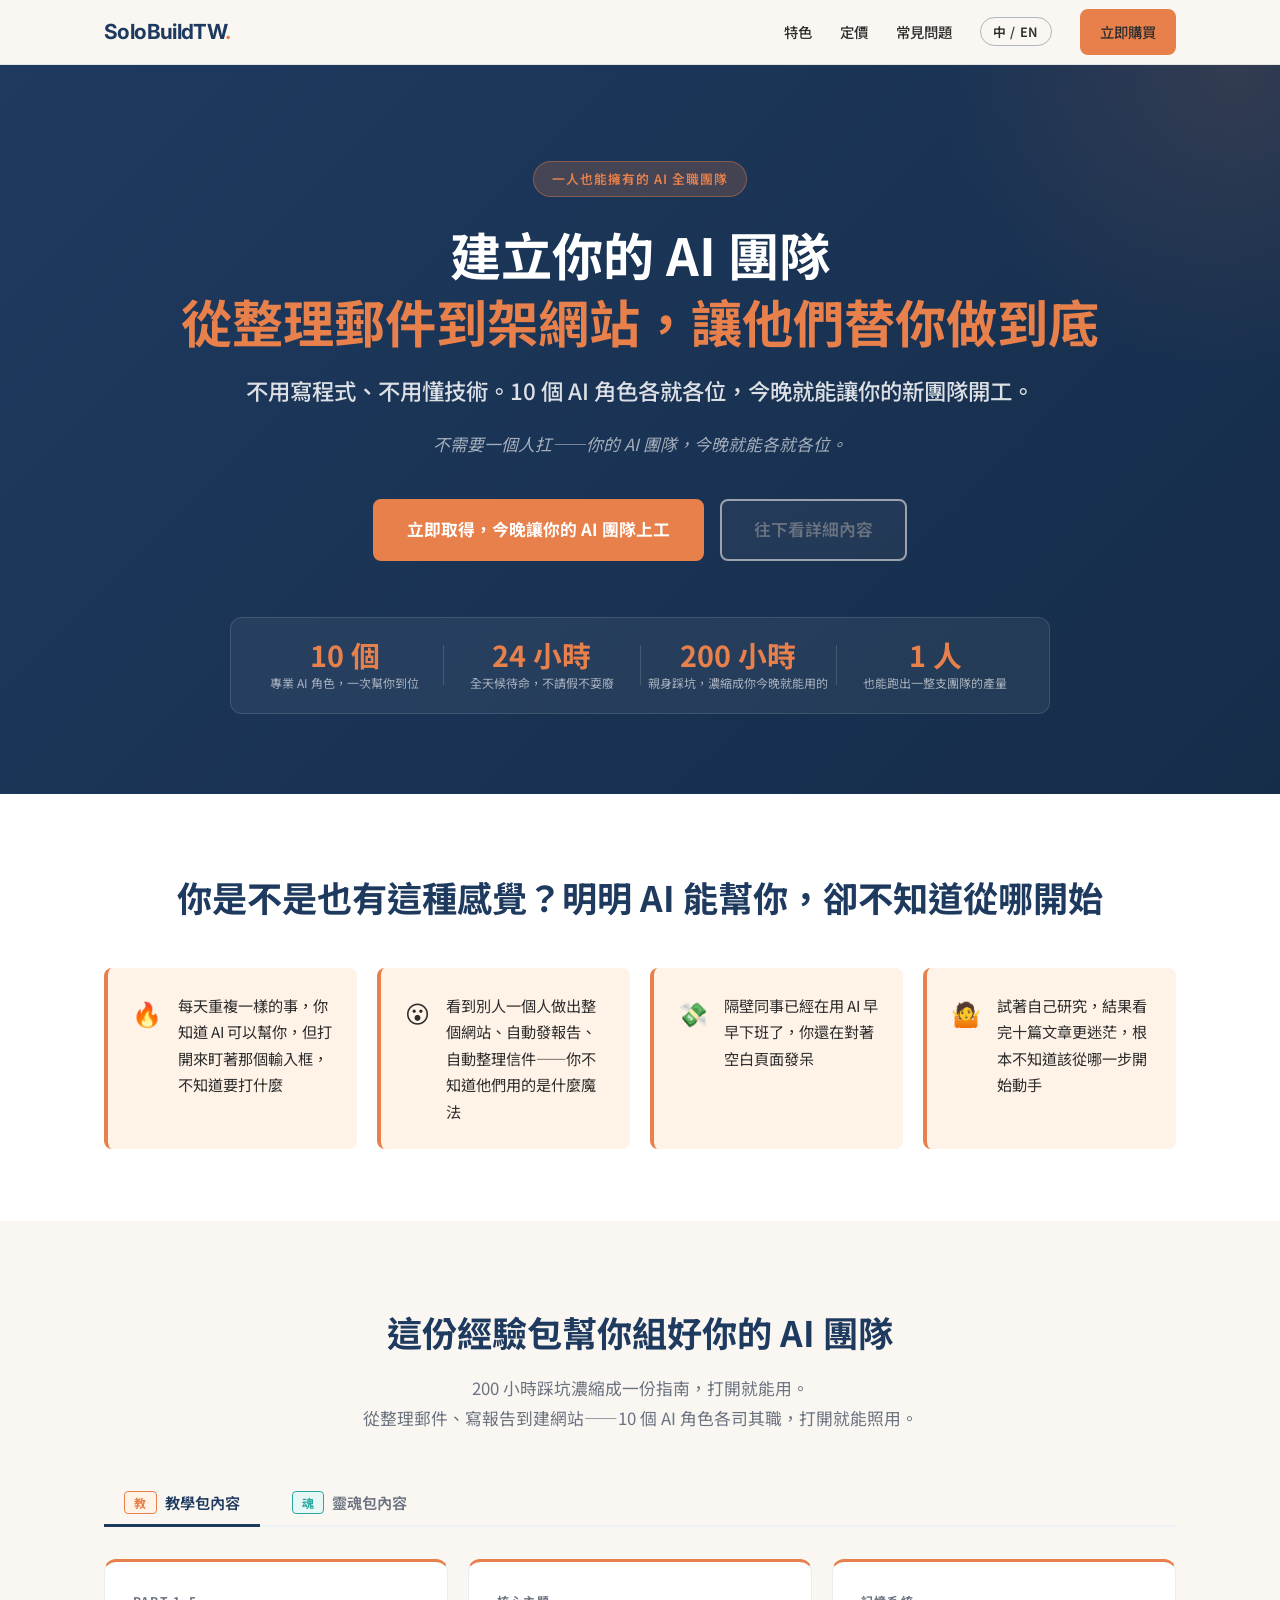
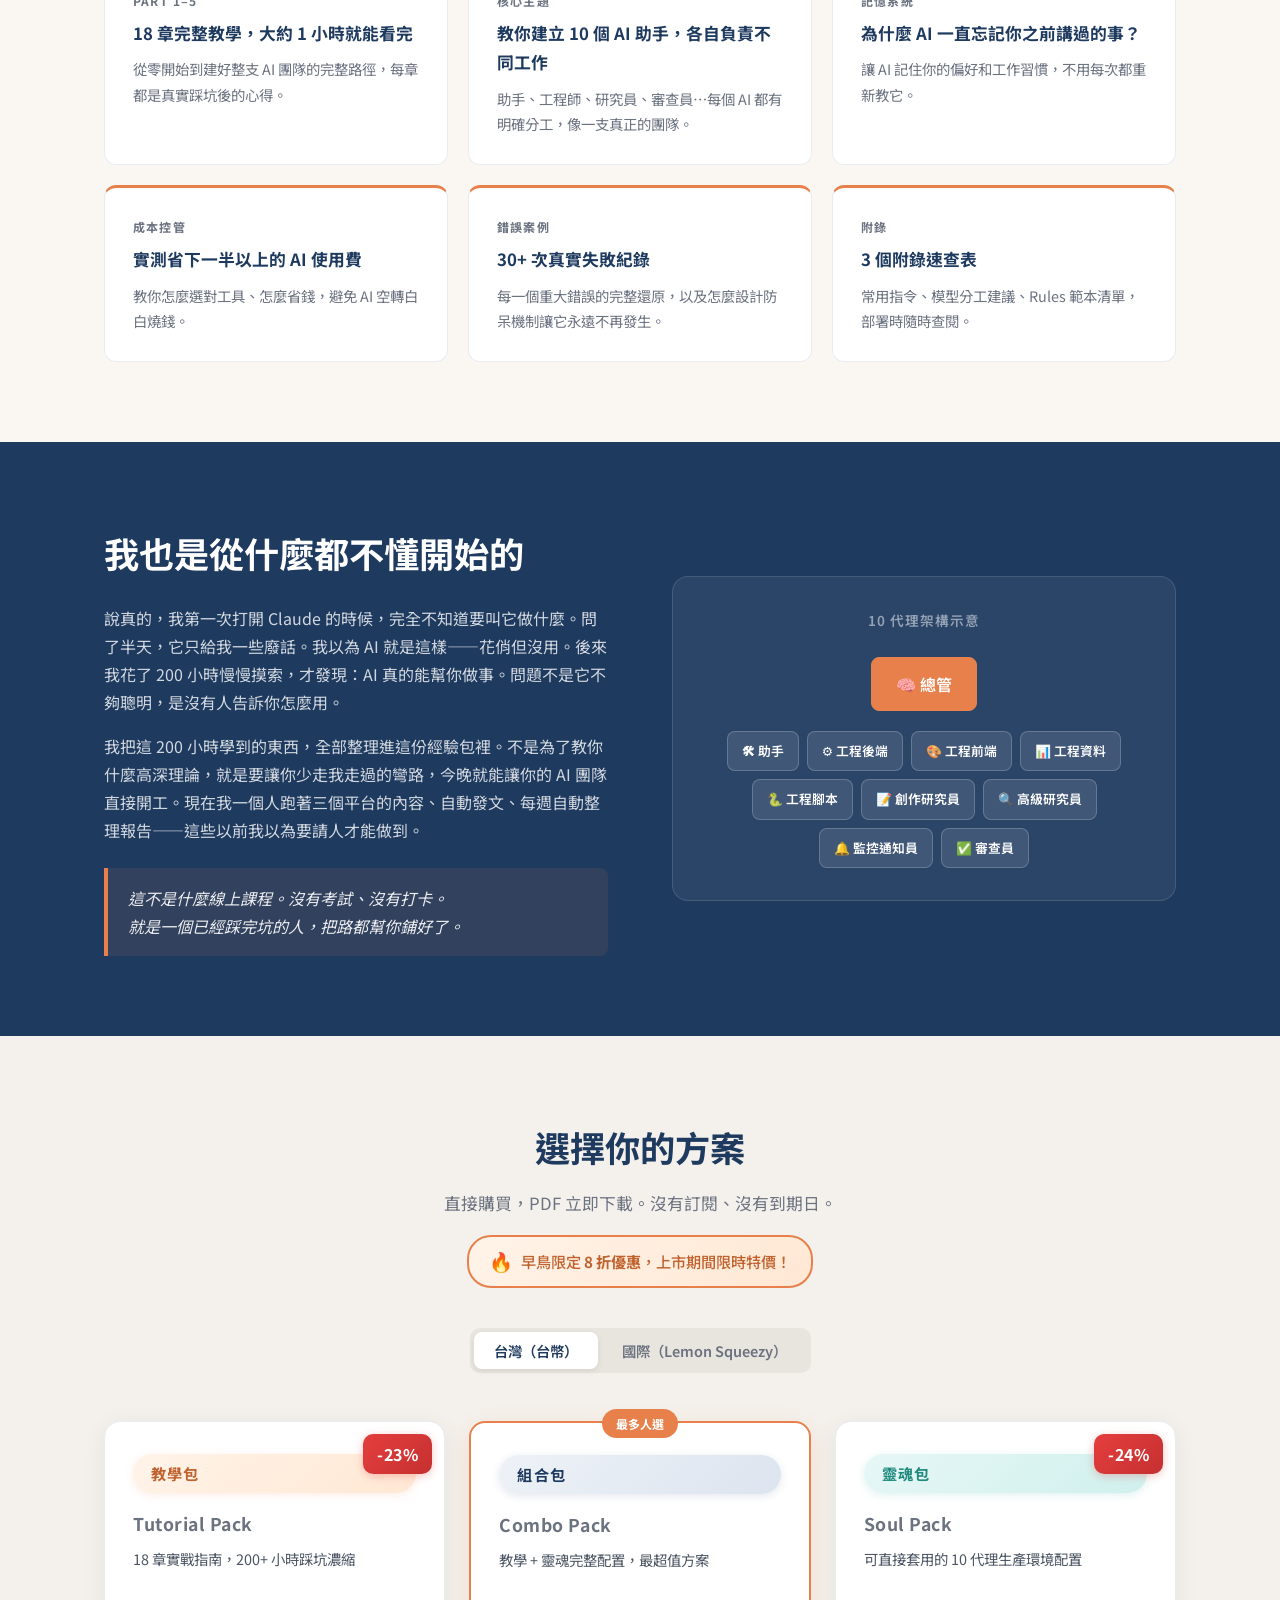
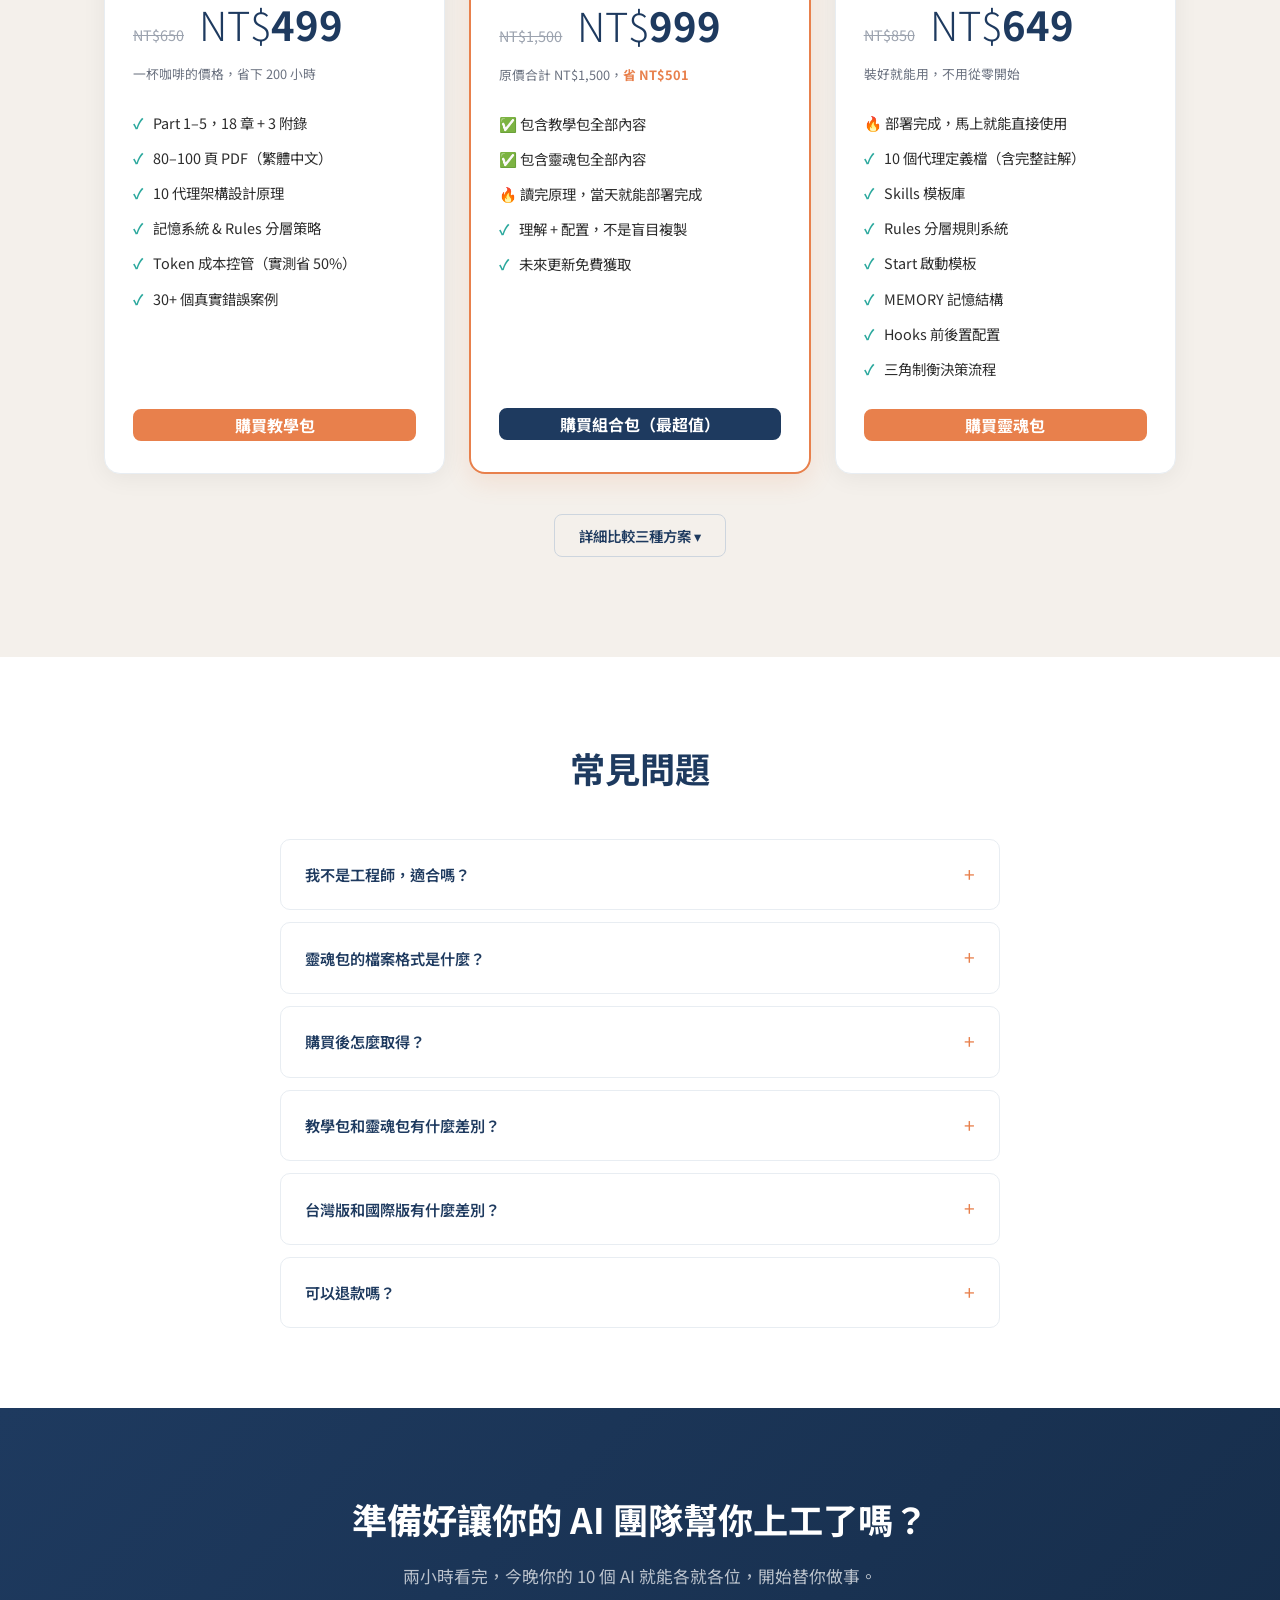
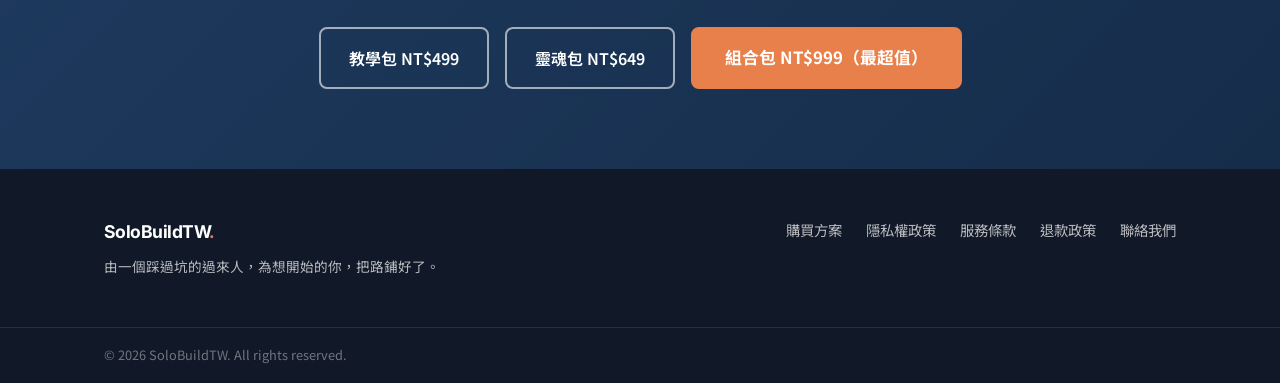
<file: index.html>
<!DOCTYPE html>
<html lang="zh-Hant">
<head>
  <meta charset="UTF-8" />
  <meta name="viewport" content="width=device-width, initial-scale=1.0" />
  <title>Claude Code 經驗包 — SoloBuildTW</title>
  <meta name="description" content="你的同事已經在用 AI 了，你呢？不用寫程式、不用懂技術，今晚就能讓 AI 開始幫你做事。早鳥限定：教學包 NT$499 / 靈魂包 NT$649 / 組合包 NT$999。" />
  <meta property="og:title" content="Claude Code 經驗包 — SoloBuildTW" />
  <meta property="og:description" content="你的同事已經在用 AI 了，你呢？不用寫程式、不用懂技術，今晚就能讓 AI 開始幫你做事。" />
  <meta property="og:type" content="website" />
  <meta property="og:url" content="https://solobuildtw.github.io/" />
  <meta property="og:locale" content="zh_TW" />
  <meta property="og:image" content="https://solobuildtw.github.io/images/combo_1200x675.png" />
  <link rel="canonical" href="https://solobuildtw.github.io/" />
  <link rel="icon" href="data:image/svg+xml,<svg xmlns=%22http://www.w3.org/2000/svg%22 viewBox=%220 0 100 100%22><text y=%22.9em%22 font-size=%2290%22>🧠</text></svg>" />
  <link rel="preconnect" href="https://fonts.googleapis.com" />
  <link rel="preconnect" href="https://fonts.gstatic.com" crossorigin />
  <link href="https://fonts.googleapis.com/css2?family=Noto+Sans+TC:wght@300;400;500;700&family=Inter:wght@400;600;700&display=swap" rel="stylesheet" />
  <link rel="stylesheet" href="style.css" />
  <!-- Google tag (gtag.js) -->
  <script async src="https://www.googletagmanager.com/gtag/js?id=G-MFM38NPEGE"></script>
  <script>
    window.dataLayer = window.dataLayer || [];
    function gtag(){dataLayer.push(arguments);}
    gtag('js', new Date());
    gtag('config', 'G-MFM38NPEGE');
  </script>
  <!-- Lemon Squeezy Affiliate Tracking -->
  <script>window.lemonSqueezyAffiliateConfig = { store: "solobuildtw" };</script>
  <script src="https://lmsqueezy.com/affiliate.js" defer></script>
</head>
<body>

  <!-- ========== HEADER / NAV ========== -->
  <header class="site-header">
    <div class="container header-inner">
      <a href="#" class="brand-logo">SoloBuildTW</a>
      <nav class="header-nav">
        <a href="#features" data-zh="特色" data-en="Features">特色</a>
        <a href="#pricing" data-zh="定價" data-en="Pricing">定價</a>
        <a href="#faq" data-zh="常見問題" data-en="FAQ">常見問題</a>
        <button class="lang-toggle" data-lang="zh" aria-label="切換語言">中 / EN</button>
        <a href="#pricing" class="btn btn-primary btn-sm" data-zh="立即購買" data-en="Buy Now">立即購買</a>
      </nav>
      <button class="mobile-menu-toggle" aria-label="開啟選單">&#9776;</button>
    </div>
  </header>

  <!-- ========== HERO ========== -->
  <section class="hero">
    <div class="container hero-inner">
      <div class="hero-badge" data-zh="一人也能擁有的 AI 全職團隊" data-en="Your Own Full-Time AI Team">一人也能擁有的 AI 全職團隊</div>
      <h1 class="hero-title">
        <span data-zh="建立你的 AI 團隊" data-en="Build Your AI Team">建立你的 AI 團隊</span><br />
        <span class="accent" data-zh="從整理郵件到架網站，讓他們替你做到底" data-en="From organizing emails to building websites — let them handle it all.">從整理郵件到架網站，讓他們替你做到底</span>
      </h1>
      <p class="hero-subtitle" data-zh="不用寫程式、不用懂技術。10 個 AI 角色各就各位，今晚就能讓你的新團隊開工。" data-en="No coding, no tech skills needed. 10 AI roles ready to go — your new team starts working tonight.">不用寫程式、不用懂技術。10 個 AI 角色各就各位，今晚就能讓你的新團隊開工。</p>
      <p class="hero-tagline">
        <span data-zh-html="不需要一個人扛——<br class=&quot;hide-desktop&quot; />你的 AI 團隊，今晚就能各就各位。" data-en-html="You don't have to do it alone —<br class=&quot;hide-desktop&quot; /> your AI team is ready to start tonight.">不需要一個人扛——<br class="hide-desktop" />你的 AI 團隊，今晚就能各就各位。</span>
      </p>
      <div class="hero-cta-group">
        <a href="#pricing" class="btn btn-primary btn-lg" data-zh="立即取得，今晚讓你的 AI 團隊上工" data-en="Get It Now — Let Your AI Team Start Tonight">立即取得，今晚讓你的 AI 團隊上工</a>
        <a href="#features" class="btn btn-outline btn-lg" data-zh="往下看詳細內容" data-en="See what's inside">往下看詳細內容</a>
      </div>
      <div class="hero-social-proof">
        <div class="stat-item"><span class="stat-num" data-zh="10 個" data-en="10">10 個</span><span class="stat-label" data-zh="專業 AI 角色，一次幫你到位" data-en="Professional AI roles, ready in one go">專業 AI 角色，一次幫你到位</span></div>
        <div class="stat-divider"></div>
        <div class="stat-item"><span class="stat-num" data-zh="24 小時" data-en="24/7">24 小時</span><span class="stat-label" data-zh="全天候待命，不請假不耍廢" data-en="On call around the clock, no days off">全天候待命，不請假不耍廢</span></div>
        <div class="stat-divider"></div>
        <div class="stat-item"><span class="stat-num" data-zh="200 小時" data-en="200 hrs">200 小時</span><span class="stat-label" data-zh="親身踩坑，濃縮成你今晚就能用的" data-en="Hard-won lessons, condensed for you tonight">親身踩坑，濃縮成你今晚就能用的</span></div>
        <div class="stat-divider"></div>
        <div class="stat-item"><span class="stat-num" data-zh="1 人" data-en="1 person">1 人</span><span class="stat-label" data-zh="也能跑出一整支團隊的產量" data-en="Can match the output of an entire team">也能跑出一整支團隊的產量</span></div>
      </div>
    </div>
  </section>

  <!-- ========== PAIN POINTS ========== -->
  <section class="pain-points">
    <div class="container">
      <h2 class="section-title" data-zh="你是不是也有這種感覺？明明 AI 能幫你，卻不知道從哪開始" data-en="Sound familiar? AI could help, but you don't know where to start.">你是不是也有這種感覺？明明 AI 能幫你，卻不知道從哪開始</h2>
      <div class="pain-grid">
        <div class="pain-card">
          <div class="pain-icon">🔥</div>
          <p data-zh="每天重複一樣的事，你知道 AI 可以幫你，但打開來盯著那個輸入框，不知道要打什麼" data-en="Doing the same tasks every day. You know AI could help, but you open it up, stare at the input box, and have no idea what to type.">每天重複一樣的事，你知道 AI 可以幫你，但打開來盯著那個輸入框，不知道要打什麼</p>
        </div>
        <div class="pain-card">
          <div class="pain-icon">😮</div>
          <p data-zh="看到別人一個人做出整個網站、自動發報告、自動整理信件——你不知道他們用的是什麼魔法" data-en="Seeing others build entire websites solo, auto-send reports, auto-organize emails — and you have no idea what magic they're using.">看到別人一個人做出整個網站、自動發報告、自動整理信件——你不知道他們用的是什麼魔法</p>
        </div>
        <div class="pain-card">
          <div class="pain-icon">💸</div>
          <p data-zh="隔壁同事已經在用 AI 早早下班了，你還在對著空白頁面發呆" data-en="Your colleague is already using AI to leave work early, while you're still staring at a blank page.">隔壁同事已經在用 AI 早早下班了，你還在對著空白頁面發呆</p>
        </div>
        <div class="pain-card">
          <div class="pain-icon">🤷</div>
          <p data-zh="試著自己研究，結果看完十篇文章更迷茫，根本不知道該從哪一步開始動手" data-en="You tried researching on your own, read ten articles, ended up more confused, and still don't know where to start.">試著自己研究，結果看完十篇文章更迷茫，根本不知道該從哪一步開始動手</p>
        </div>
      </div>
    </div>
  </section>

  <!-- ========== FEATURES ========== -->
  <section class="features" id="features">
    <div class="container">
      <div class="section-header">
        <h2 class="section-title" data-zh="這份經驗包幫你組好你的 AI 團隊" data-en="This Pack Builds Your AI Team For You">這份經驗包幫你組好你的 AI 團隊</h2>
        <p class="section-desc">
          <span data-zh-html="200 小時踩坑濃縮成一份指南，打開就能用。<br />從整理郵件、寫報告到建網站——10 個 AI 角色各司其職，打開就能照用。" data-en-html="200 hours of hard-won experience, distilled into one guide you can open and use right away.<br />From organizing emails and writing reports to building websites — 10 AI roles, each with a clear job, ready to go.">200 小時踩坑濃縮成一份指南，打開就能用。<br />從整理郵件、寫報告到建網站——10 個 AI 角色各司其職，打開就能照用。</span>
        </p>
      </div>

      <div class="features-tabs">
        <div class="tab-nav">
          <button class="tab-btn active" data-tab="tutorial">
            <span class="tag tag-tutorial" data-zh="教" data-en="T">教</span> <span data-zh="教學包內容" data-en="Tutorial Pack Contents">教學包內容</span>
          </button>
          <button class="tab-btn" data-tab="soul">
            <span class="tag tag-soul" data-zh="魂" data-en="S">魂</span> <span data-zh="靈魂包內容" data-en="Soul Pack Contents">靈魂包內容</span>
          </button>
        </div>

        <div class="tab-content active" id="tab-tutorial">
          <div class="features-grid">
            <div class="feature-card">
              <div class="feature-num" data-zh="Part 1–5" data-en="Part 1–5">Part 1–5</div>
              <h3 data-zh="18 章完整教學，大約 1 小時就能看完" data-en="18 Chapters, About 1 Hour to Read">18 章完整教學，大約 1 小時就能看完</h3>
              <p data-zh="從零開始到建好整支 AI 團隊的完整路徑，每章都是真實踩坑後的心得。" data-en="Complete path from zero to a fully working AI team. Every chapter is a real lesson learned.">從零開始到建好整支 AI 團隊的完整路徑，每章都是真實踩坑後的心得。</p>
            </div>
            <div class="feature-card">
              <div class="feature-num" data-zh="核心主題" data-en="Core Topic">核心主題</div>
              <h3 data-zh="教你建立 10 個 AI 助手，各自負責不同工作" data-en="Build 10 AI Assistants, Each Handling Different Tasks">教你建立 10 個 AI 助手，各自負責不同工作</h3>
              <p data-zh="助手、工程師、研究員、審查員⋯每個 AI 都有明確分工，像一支真正的團隊。" data-en="Assistant, Engineer, Researcher, Reviewer… each AI has clear responsibilities, like a real team.">助手、工程師、研究員、審查員⋯每個 AI 都有明確分工，像一支真正的團隊。</p>
            </div>
            <div class="feature-card">
              <div class="feature-num" data-zh="記憶系統" data-en="Memory System">記憶系統</div>
              <h3 data-zh="為什麼 AI 一直忘記你之前講過的事？" data-en="Why Does AI Keep Forgetting What You Said?">為什麼 AI 一直忘記你之前講過的事？</h3>
              <p data-zh="讓 AI 記住你的偏好和工作習慣，不用每次都重新教它。" data-en="Make AI remember your preferences and workflow — no need to re-teach every time.">讓 AI 記住你的偏好和工作習慣，不用每次都重新教它。</p>
            </div>
            <div class="feature-card">
              <div class="feature-num" data-zh="成本控管" data-en="Cost Control">成本控管</div>
              <h3 data-zh="實測省下一半以上的 AI 使用費" data-en="Tested: Save Over 50% on AI Costs">實測省下一半以上的 AI 使用費</h3>
              <p data-zh="教你怎麼選對工具、怎麼省錢，避免 AI 空轉白白燒錢。" data-en="Learn how to pick the right tools, save money, and prevent AI from idling and wasting your budget.">教你怎麼選對工具、怎麼省錢，避免 AI 空轉白白燒錢。</p>
            </div>
            <div class="feature-card">
              <div class="feature-num" data-zh="錯誤案例" data-en="Error Cases">錯誤案例</div>
              <h3 data-zh="30+ 次真實失敗紀錄" data-en="30+ Real Failure Records">30+ 次真實失敗紀錄</h3>
              <p data-zh="每一個重大錯誤的完整還原，以及怎麼設計防呆機制讓它永遠不再發生。" data-en="Full reconstruction of every major mistake, plus foolproof mechanisms to prevent recurrence.">每一個重大錯誤的完整還原，以及怎麼設計防呆機制讓它永遠不再發生。</p>
            </div>
            <div class="feature-card">
              <div class="feature-num" data-zh="附錄" data-en="Appendices">附錄</div>
              <h3 data-zh="3 個附錄速查表" data-en="3 Quick-Reference Appendices">3 個附錄速查表</h3>
              <p data-zh="常用指令、模型分工建議、Rules 範本清單，部署時隨時查閱。" data-en="Common commands, model assignment tips, Rules template list — ready to reference during deployment.">常用指令、模型分工建議、Rules 範本清單，部署時隨時查閱。</p>
            </div>
          </div>
        </div>

        <div class="tab-content" id="tab-soul">
          <div class="features-grid">
            <div class="feature-card soul">
              <div class="feature-num" data-zh="🚀 零設定啟動" data-en="🚀 Zero Setup">🚀 零設定啟動</div>
              <h3 data-zh="打開就能用，不用懂程式" data-en="Open and Use, No Coding Required">打開就能用，不用懂程式</h3>
              <p data-zh="打開資料夾，AI 自動幫你裝好一切。不用改設定檔、不用寫程式，直接開始用。" data-en="Open the folder, AI sets everything up automatically. No config files to edit, no code to write — just start using it.">打開資料夾，AI 自動幫你裝好一切。不用改設定檔、不用寫程式，直接開始用。</p>
            </div>
            <div class="feature-card soul">
              <div class="feature-num" data-zh="AI 團隊" data-en="AI Team">AI 團隊</div>
              <h3 data-zh="10 個 AI 助手，裝好就能用" data-en="10 AI Assistants, Ready to Use">10 個 AI 助手，裝好就能用</h3>
              <p data-zh="每個助手都有自己的專長，知道什麼該做什麼不該做。附完整說明。" data-en="Each assistant has its own specialty and knows its responsibilities. Fully documented.">每個助手都有自己的專長，知道什麼該做什麼不該做。附完整說明。</p>
            </div>
            <div class="feature-card soul">
              <div class="feature-num" data-zh="工作範本" data-en="Templates">工作範本</div>
              <h3 data-zh="常用工作流程範本，複製貼上就能用" data-en="Workflow Templates, Copy-Paste Ready">常用工作流程範本，複製貼上就能用</h3>
              <p data-zh="涵蓋常見工作場景的範本，拿來就用，根據需求修改即可。" data-en="Templates for common work scenarios. Grab and go, customize as needed.">涵蓋常見工作場景的範本，拿來就用，根據需求修改即可。</p>
            </div>
            <div class="feature-card soul">
              <div class="feature-num" data-zh="防呆機制" data-en="Foolproof">防呆機制</div>
              <h3 data-zh="自動防呆，幫你避開常見的坑" data-en="Auto-Prevention for Common Pitfalls">自動防呆，幫你避開常見的坑</h3>
              <p data-zh="內建防錯規則，預防你還沒犯過的錯誤。別人踩過的坑，你不用再踩一次。" data-en="Built-in error prevention rules. Mistakes others made — you won't have to repeat.">內建防錯規則，預防你還沒犯過的錯誤。別人踩過的坑，你不用再踩一次。</p>
            </div>
            <div class="feature-card soul">
              <div class="feature-num" data-zh="長期記憶" data-en="Memory">長期記憶</div>
              <h3 data-zh="讓 AI 記得上次聊過什麼，不會每次都失憶" data-en="AI Remembers Previous Conversations">讓 AI 記得上次聊過什麼，不會每次都失憶</h3>
              <p data-zh="一個指令就能叫醒整個團隊，AI 記住你的偏好、你的專案、你的工作方式。" data-en="One command wakes up the entire team. AI remembers your preferences, projects, and workflow.">一個指令就能叫醒整個團隊，AI 記住你的偏好、你的專案、你的工作方式。</p>
            </div>
            <div class="feature-card soul">
              <div class="feature-num" data-zh="品質把關" data-en="Quality Check">品質把關</div>
              <h3 data-zh="3 個 AI 互相檢查，幫你做更好的決定" data-en="3 AIs Cross-Check Each Other for Better Decisions">3 個 AI 互相檢查，幫你做更好的決定</h3>
              <p data-zh="企劃 → 審查 → 決策的三方把關，降低出錯率達 63%。" data-en="Plan → Review → Decide triple-check process, reducing error rate by 63%.">企劃 → 審查 → 決策的三方把關，降低出錯率達 63%。</p>
            </div>
          </div>
        </div>
      </div>
    </div>
  </section>

  <!-- ========== STORY / TRUST ========== -->
  <section class="story">
    <div class="container story-inner">
      <div class="story-content">
        <h2 class="section-title" data-zh="我也是從什麼都不懂開始的" data-en="I Started Knowing Nothing Too">我也是從什麼都不懂開始的</h2>
        <p data-zh="說真的，我第一次打開 Claude 的時候，完全不知道要叫它做什麼。問了半天，它只給我一些廢話。我以為 AI 就是這樣——花俏但沒用。後來我花了 200 小時慢慢摸索，才發現：AI 真的能幫你做事。問題不是它不夠聰明，是沒有人告訴你怎麼用。" data-en="Honestly, the first time I opened Claude, I had no idea what to tell it. I spent ages asking questions and got nothing but fluff. I thought AI was just hype — flashy but useless. Then I spent 200 hours slowly figuring it out, and realized: AI can genuinely do real work for you. The problem was never that it wasn't smart enough — nobody told you how to use it.">說真的，我第一次打開 Claude 的時候，完全不知道要叫它做什麼。問了半天，它只給我一些廢話。我以為 AI 就是這樣——花俏但沒用。後來我花了 200 小時慢慢摸索，才發現：AI 真的能幫你做事。問題不是它不夠聰明，是沒有人告訴你怎麼用。</p>
        <p data-zh="我把這 200 小時學到的東西，全部整理進這份經驗包裡。不是為了教你什麼高深理論，就是要讓你少走我走過的彎路，今晚就能讓你的 AI 團隊直接開工。現在我一個人跑著三個平台的內容、自動發文、每週自動整理報告——這些以前我以為要請人才能做到。" data-en="I put everything I learned in those 200 hours into this experience pack. Not to teach you theory — just to save you from the detours I took, so your AI team can start working tonight. Now I run content across three platforms solo, auto-post, auto-generate weekly reports — things I used to think required hiring people.">我把這 200 小時學到的東西，全部整理進這份經驗包裡。不是為了教你什麼高深理論，就是要讓你少走我走過的彎路，今晚就能讓你的 AI 團隊直接開工。現在我一個人跑著三個平台的內容、自動發文、每週自動整理報告——這些以前我以為要請人才能做到。</p>
        <blockquote class="story-quote">
          <span data-zh-html="這不是什麼線上課程。沒有考試、沒有打卡。<br />就是一個已經踩完坑的人，把路都幫你鋪好了。" data-en-html="This isn't some online course. No exams, no attendance.<br />Just someone who's been through it all, paving the way for you.">這不是什麼線上課程。沒有考試、沒有打卡。<br />就是一個已經踩完坑的人，把路都幫你鋪好了。</span>
        </blockquote>
      </div>
      <div class="story-visual">
        <div class="arch-diagram">
          <div class="arch-title" data-zh="10 代理架構示意" data-en="10-Agent Architecture">10 代理架構示意</div>
          <div class="arch-nodes">
            <div class="arch-node center">🧠 <span data-zh="總管" data-en="Manager">總管</span></div>
            <div class="arch-ring">
              <div class="arch-node small">🛠 <span data-zh="助手" data-en="Assistant">助手</span></div>
              <div class="arch-node small">⚙️ <span data-zh="工程後端" data-en="Backend Engineer">工程後端</span></div>
              <div class="arch-node small">🎨 <span data-zh="工程前端" data-en="Frontend Engineer">工程前端</span></div>
              <div class="arch-node small">📊 <span data-zh="工程資料" data-en="Data Engineer">工程資料</span></div>
              <div class="arch-node small">🐍 <span data-zh="工程腳本" data-en="Script Engineer">工程腳本</span></div>
              <div class="arch-node small">📝 <span data-zh="創作研究員" data-en="Creative Researcher">創作研究員</span></div>
              <div class="arch-node small">🔍 <span data-zh="高級研究員" data-en="Senior Researcher">高級研究員</span></div>
              <div class="arch-node small">🔔 <span data-zh="監控通知員" data-en="Monitor">監控通知員</span></div>
              <div class="arch-node small">✅ <span data-zh="審查員" data-en="Reviewer">審查員</span></div>
            </div>
          </div>
        </div>
      </div>
    </div>
  </section>

  <!-- ========== PRICING ========== -->
  <section class="pricing" id="pricing">
    <div class="container">
      <div class="section-header">
        <h2 class="section-title" data-zh="選擇你的方案" data-en="Choose Your Plan">選擇你的方案</h2>
        <p class="section-desc" data-zh="直接購買，PDF 立即下載。沒有訂閱、沒有到期日。" data-en="Buy once, download instantly. No subscriptions, no expiration.">直接購買，PDF 立即下載。沒有訂閱、沒有到期日。</p>

        <!-- Promo Banner -->
        <div class="promo-banner">
          <span class="promo-icon">🔥</span>
          <span class="promo-text">
            <span data-zh="早鳥限定" data-en="Early Bird">早鳥限定</span>
            <strong data-zh="8 折優惠" data-en="20% OFF">8 折優惠</strong><span data-zh="，上市期間限時特價！" data-en=" — Limited-time launch pricing!">，上市期間限時特價！</span>
          </span>
        </div>

        <div class="platform-toggle">
          <button class="platform-btn active" data-platform="tw" data-zh="台灣（台幣）" data-en="Taiwan (TWD)">台灣（台幣）</button>
          <button class="platform-btn" data-platform="intl" data-zh="國際（Lemon Squeezy）" data-en="International (Lemon Squeezy)">國際（Lemon Squeezy）</button>
        </div>
      </div>

      <div class="pricing-grid">

        <!-- Teaching Pack -->
        <div class="pricing-card" id="buy-teaching" data-product="teaching">
          <div class="discount-badge">-23%</div>
          <div class="pricing-tag tag-tutorial" data-zh="教學包" data-en="Tutorial Pack">教學包</div>
          <h3 class="pricing-name">Tutorial Pack</h3>
          <p class="pricing-desc" data-zh="18 章實戰指南，200+ 小時踩坑濃縮" data-en="18-chapter field guide, 200+ hours of hard-won experience">18 章實戰指南，200+ 小時踩坑濃縮</p>
          <div class="pricing-price">
            <span class="price-tw">
              <span class="price-original-strike">NT$650</span>
              NT$<strong>499</strong>
            </span>
            <span class="price-intl hidden">
              <span class="price-original-strike">$24</span>
              USD <strong>$16.99</strong>
            </span>
          </div>
          <div class="pricing-original">
            <span class="orig-tw" data-zh="一杯咖啡的價格，省下 200 小時" data-en="Price of a coffee, saves 200 hours">一杯咖啡的價格，省下 200 小時</span>
            <span class="orig-intl hidden" data-zh="一杯咖啡的價格，省下 200 小時" data-en="Price of a coffee, saves 200 hours">Price of a coffee, saves 200 hours</span>
          </div>
          <ul class="pricing-features">
            <li data-zh="Part 1–5，18 章 + 3 附錄" data-en="Part 1–5, 18 Chapters + 3 Appendices">Part 1–5，18 章 + 3 附錄</li>
            <li data-zh="80–100 頁 PDF（繁體中文）" data-en="80–100 Page PDF (Traditional Chinese)">80–100 頁 PDF（繁體中文）</li>
            <li data-zh="10 代理架構設計原理" data-en="10-Agent Architecture Design Principles">10 代理架構設計原理</li>
            <li data-zh="記憶系統 &amp; Rules 分層策略" data-en="Memory System &amp; Layered Rules Strategy">記憶系統 &amp; Rules 分層策略</li>
            <li data-zh="Token 成本控管（實測省 50%）" data-en="Token Cost Control (Tested: 50% Savings)">Token 成本控管（實測省 50%）</li>
            <li data-zh="30+ 個真實錯誤案例" data-en="30+ Real Error Case Studies">30+ 個真實錯誤案例</li>
          </ul>
          <a href="https://solobuildtw.lemonsqueezy.com/checkout/buy/e0f1eed6-f54b-46e6-ba7b-bfe9666ebc53" class="btn btn-primary btn-full" data-zh="購買教學包" data-en="Buy Tutorial Pack" data-href-tw="https://solobuildtw.lemonsqueezy.com/checkout/buy/e0f1eed6-f54b-46e6-ba7b-bfe9666ebc53" data-href-intl="https://solobuild.lemonsqueezy.com/checkout/buy/387dbd23-83d0-4cd4-82db-063989bbfb29">購買教學包</a>
        </div>

        <!-- Combo Pack（中間，最多人選） -->
        <div class="pricing-card combo" id="buy-combo" data-product="combo">
          <div class="featured-badge combo-badge" data-zh="最多人選" data-en="Most Popular">最多人選</div>
          <!-- 組合包不放 -20% badge，已有最多人選 -->
          <div class="pricing-tag tag-combo" data-zh="組合包" data-en="Combo Pack">組合包</div>
          <h3 class="pricing-name">Combo Pack</h3>
          <p class="pricing-desc" data-zh="教學 + 靈魂完整配置，最超值方案" data-en="Tutorial + Soul complete setup, best value">教學 + 靈魂完整配置，最超值方案</p>
          <div class="pricing-price">
            <span class="price-tw">
              <span class="price-original-strike">NT$1,500</span>
              NT$<strong>999</strong>
            </span>
            <span class="price-intl hidden">
              <span class="price-original-strike">$55</span>
              USD <strong>$32.99</strong>
            </span>
          </div>
          <div class="pricing-original">
            <span class="orig-tw"><span data-zh="原價合計" data-en="Originally">原價合計</span> NT$1,500，<strong class="savings"><span data-zh="省" data-en="Save">省</span> NT$501</strong></span>
            <span class="orig-intl hidden">Originally $38.98, <strong class="savings">Save $5.99</strong></span>
          </div>
          <ul class="pricing-features">
            <li class="no-check">✅ <span data-zh="包含教學包全部內容" data-en="Includes all Tutorial Pack content">包含教學包全部內容</span></li>
            <li class="no-check">✅ <span data-zh="包含靈魂包全部內容" data-en="Includes all Soul Pack content">包含靈魂包全部內容</span></li>
            <li class="no-check">🔥 <span data-zh="讀完原理，當天就能部署完成" data-en="Read the theory, deploy the same day">讀完原理，當天就能部署完成</span></li>
            <li data-zh="理解 + 配置，不是盲目複製" data-en="Understand + configure, not blindly copy">理解 + 配置，不是盲目複製</li>
            <li data-zh="未來更新免費獲取" data-en="Free future updates">未來更新免費獲取</li>
          </ul>
          <a href="https://solobuildtw.lemonsqueezy.com/checkout/buy/98c2b71f-4b01-49a3-b067-f0faaf298f7c" class="btn btn-combo btn-full" data-zh="購買組合包（最超值）" data-en="Buy Combo Pack (Best Value)" data-href-tw="https://solobuildtw.lemonsqueezy.com/checkout/buy/98c2b71f-4b01-49a3-b067-f0faaf298f7c" data-href-intl="https://solobuild.lemonsqueezy.com/checkout/buy/0a7a320a-da27-44d8-b938-8df8a17ee3ef">購買組合包（最超值）</a>
        </div>

        <!-- Soul Pack -->
        <div class="pricing-card" id="buy-soul" data-product="soul">
          <div class="discount-badge">-24%</div>
          <div class="pricing-tag tag-soul" data-zh="靈魂包" data-en="Soul Pack">靈魂包</div>
          <h3 class="pricing-name">Soul Pack</h3>
          <p class="pricing-desc" data-zh="可直接套用的 10 代理生產環境配置" data-en="Production-ready 10-agent configuration, deploy instantly">可直接套用的 10 代理生產環境配置</p>
          <div class="pricing-price">
            <span class="price-tw">
              <span class="price-original-strike">NT$850</span>
              NT$<strong>649</strong>
            </span>
            <span class="price-intl hidden">
              <span class="price-original-strike">$31</span>
              USD <strong>$21.99</strong>
            </span>
          </div>
          <div class="pricing-original">
            <span class="orig-tw" data-zh="裝好就能用，不用從零開始" data-en="Ready to use, no setup from scratch">裝好就能用，不用從零開始</span>
            <span class="orig-intl hidden" data-zh="裝好就能用，不用從零開始" data-en="Ready to use, no setup from scratch">Ready to use, no setup from scratch</span>
          </div>
          <ul class="pricing-features">
            <li class="no-check">🔥 <span data-zh="部署完成，馬上就能直接使用" data-en="Deploy and start using immediately">部署完成，馬上就能直接使用</span></li>
            <li data-zh="10 個代理定義檔（含完整註解）" data-en="10 Agent Definition Files (Fully Annotated)">10 個代理定義檔（含完整註解）</li>
            <li data-zh="Skills 模板庫" data-en="Skills Template Library">Skills 模板庫</li>
            <li data-zh="Rules 分層規則系統" data-en="Layered Rules System">Rules 分層規則系統</li>
            <li data-zh="Start 啟動模板" data-en="Start Template">Start 啟動模板</li>
            <li data-zh="MEMORY 記憶結構" data-en="MEMORY Structure">MEMORY 記憶結構</li>
            <li data-zh="Hooks 前後置配置" data-en="Hooks Pre/Post Configuration">Hooks 前後置配置</li>
            <li data-zh="三角制衡決策流程" data-en="Triangle Check Decision Process">三角制衡決策流程</li>
          </ul>
          <a href="https://solobuildtw.lemonsqueezy.com/checkout/buy/c543e86e-b2b1-43fe-ab44-4ee96f79923f" class="btn btn-primary btn-full" data-zh="購買靈魂包" data-en="Buy Soul Pack" data-href-tw="https://solobuildtw.lemonsqueezy.com/checkout/buy/c543e86e-b2b1-43fe-ab44-4ee96f79923f" data-href-intl="https://solobuild.lemonsqueezy.com/checkout/buy/6b021c97-5a28-4057-af77-5268419c23f9">購買靈魂包</a>
        </div>

      </div>

      <!-- Compare table -->
      <div class="compare-wrap">
        <button class="compare-toggle" data-zh="詳細比較三種方案 ▾" data-en="Compare All Plans ▾">詳細比較三種方案 ▾</button>
        <table class="compare-table hidden">
          <thead>
            <tr>
              <th data-zh="內容" data-en="Content">內容</th>
              <th><span class="tag tag-tutorial" data-zh="教" data-en="T">教</span> <span data-zh="教學包" data-en="Tutorial">教學包</span></th>
              <th><span class="tag tag-combo" data-zh="組" data-en="C">組</span> <span data-zh="組合包" data-en="Combo">組合包</span></th>
              <th><span class="tag tag-soul" data-zh="魂" data-en="S">魂</span> <span data-zh="靈魂包" data-en="Soul">靈魂包</span></th>
            </tr>
          </thead>
          <tbody>
            <tr><td data-zh="18 章 PDF 指南" data-en="18-Chapter PDF Guide">18 章 PDF 指南</td><td>✅</td><td>✅</td><td>—</td></tr>
            <tr><td data-zh="3 附錄速查表" data-en="3 Appendix Quick Refs">3 附錄速查表</td><td>✅</td><td>✅</td><td>—</td></tr>
            <tr><td data-zh="10 代理定義檔" data-en="10 Agent Definitions">10 代理定義檔</td><td>—</td><td>✅</td><td>✅</td></tr>
            <tr><td data-zh="Skills 模板庫" data-en="Skills Templates">Skills 模板庫</td><td>—</td><td>✅</td><td>✅</td></tr>
            <tr><td data-zh="Rules 規則系統" data-en="Rules System">Rules 規則系統</td><td>—</td><td>✅</td><td>✅</td></tr>
            <tr><td data-zh="Start 啟動模板" data-en="Start Template">Start 啟動模板</td><td>—</td><td>✅</td><td>✅</td></tr>
            <tr><td data-zh="MEMORY 記憶結構" data-en="MEMORY Structure">MEMORY 記憶結構</td><td>—</td><td>✅</td><td>✅</td></tr>
            <tr><td data-zh="Hooks 配置" data-en="Hooks Config">Hooks 配置</td><td>—</td><td>✅</td><td>✅</td></tr>
            <tr><td data-zh="三角制衡流程" data-en="Triangle Check Process">三角制衡流程</td><td>—</td><td>✅</td><td>✅</td></tr>
            <tr class="tr-price">
              <td data-zh="台幣定價" data-en="TWD Pricing">台幣定價</td>
              <td>NT$<strong>499</strong></td>
              <td><strong>NT$999</strong></td>
              <td>NT$<strong>649</strong></td>
            </tr>
          </tbody>
        </table>
      </div>
    </div>
  </section>

  <!-- ========== FAQ ========== -->
  <section class="faq" id="faq">
    <div class="container">
      <h2 class="section-title" data-zh="常見問題" data-en="FAQ">常見問題</h2>
      <div class="faq-list">

        <details class="faq-item">
          <summary data-zh="我不是工程師，適合嗎？" data-en="I'm not an engineer. Is this for me?">我不是工程師，適合嗎？</summary>
          <p data-zh-html="適合。這份指南寫給「任何想動手做、但不知道怎麼開始」的人。<br />只要你用過 AI 工具或打算嘗試，就能從中獲益。" data-en-html="Yes. This guide is for anyone who wants to build but doesn't know where to start.<br />If you've used AI tools or plan to, you'll benefit.">適合。這份指南寫給「任何想動手做、但不知道怎麼開始」的人。<br />只要你用過 AI 工具或打算嘗試，就能從中獲益。</p>
        </details>

        <details class="faq-item">
          <summary data-zh="靈魂包的檔案格式是什麼？" data-en="What format are the Soul Pack files?">靈魂包的檔案格式是什麼？</summary>
          <p data-zh-html="在靈魂包資料夾開啟 Claude Code，大總管會自動問你名字、幫你安裝好一切。<br />不需要手動複製任何檔案，也不需要安裝額外工具。" data-en-html="Open Claude Code in the Soul Pack folder. The Manager will automatically ask your name and set everything up.<br />No manual copying, no extra tools needed.">在靈魂包資料夾開啟 Claude Code，大總管會自動問你名字、幫你安裝好一切。<br />不需要手動複製任何檔案，也不需要安裝額外工具。</p>
        </details>

        <details class="faq-item">
          <summary data-zh="購買後怎麼取得？" data-en="How do I get it after purchase?">購買後怎麼取得？</summary>
          <p data-zh-html="本站付款使用 Lemon Squeezy 安全金流，支援信用卡付款。<br />台灣用戶以新台幣計價，國際用戶以美元計價。<br />購買後立即提供下載連結和寄送到你的 Email。" data-en-html="Payments via Lemon Squeezy secure checkout, credit card supported.<br />TWD pricing for Taiwan, USD for international.<br />Download link provided immediately after payment, also sent to your email.">本站付款使用 Lemon Squeezy 安全金流，支援信用卡付款。<br />台灣用戶以新台幣計價，國際用戶以美元計價。<br />購買後立即提供下載連結和寄送到你的 Email。</p>
        </details>

        <details class="faq-item">
          <summary data-zh="教學包和靈魂包有什麼差別？" data-en="What's the difference between Tutorial and Soul Pack?">教學包和靈魂包有什麼差別？</summary>
          <p data-zh-html="教學包是「知識」— 理解為什麼要這樣架構、各種決策背後的原因。<br />靈魂包是「工具」— 可以直接複製部署的配置檔案。<br />如果預算允許，組合包是最完整的選擇。" data-en-html="Tutorial Pack is &ldquo;knowledge&rdquo; — understand the architecture and reasoning behind every decision.<br />Soul Pack is &ldquo;tools&rdquo; — production-ready config files you can deploy immediately.<br />If budget allows, Combo Pack is the most complete choice.">教學包是「知識」— 理解為什麼要這樣架構、各種決策背後的原因。<br />靈魂包是「工具」— 可以直接複製部署的配置檔案。<br />如果預算允許，組合包是最完整的選擇。</p>
        </details>

        <details class="faq-item">
          <summary data-zh="台灣版和國際版有什麼差別？" data-en="What's the difference between TW and International version?">台灣版和國際版有什麼差別？</summary>
          <p data-zh-html="內容完全相同。台灣版以新台幣計價，國際版以美元計價。皆透過 Lemon Squeezy 安全付款，支援信用卡。" data-en-html="Identical content. TW version is priced in TWD, International in USD. Both use Lemon Squeezy secure checkout with credit card support.">內容完全相同。台灣版以新台幣計價，國際版以美元計價。皆透過 Lemon Squeezy 安全付款，支援信用卡。</p>
        </details>

        <details class="faq-item">
          <summary data-zh="可以退款嗎？" data-en="Can I get a refund?">可以退款嗎？</summary>
          <p data-zh-html="數位商品購買後恕不退款。如果有任何問題，歡迎先透過 SoloBuildTW@gmail.com 聯繫。" data-en-html="Digital products are non-refundable. For any questions, please contact SoloBuildTW@gmail.com first.">數位商品購買後恕不退款。如果有任何問題，歡迎先透過 SoloBuildTW@gmail.com 聯繫。</p>
        </details>

      </div>
    </div>
  </section>

  <!-- ========== FINAL CTA ========== -->
  <section class="final-cta">
    <div class="container final-cta-inner">
      <h2 data-zh="準備好讓你的 AI 團隊幫你上工了嗎？" data-en="Ready to Put Your AI Team to Work?">準備好讓你的 AI 團隊幫你上工了嗎？</h2>
      <p data-zh="兩小時看完，今晚你的 10 個 AI 就能各就各位，開始替你做事。" data-en="Read in two hours. Tonight, your 10 AIs get into position and start working for you.">兩小時看完，今晚你的 10 個 AI 就能各就各位，開始替你做事。</p>
      <div class="final-cta-buttons">
        <a href="https://solobuildtw.lemonsqueezy.com/checkout/buy/e0f1eed6-f54b-46e6-ba7b-bfe9666ebc53" class="btn btn-outline-light" data-zh="教學包 NT$499" data-en="Tutorial $16.99" data-href-tw="https://solobuildtw.lemonsqueezy.com/checkout/buy/e0f1eed6-f54b-46e6-ba7b-bfe9666ebc53" data-href-intl="https://solobuild.lemonsqueezy.com/checkout/buy/387dbd23-83d0-4cd4-82db-063989bbfb29">教學包 NT$499</a>
        <a href="https://solobuildtw.lemonsqueezy.com/checkout/buy/c543e86e-b2b1-43fe-ab44-4ee96f79923f" class="btn btn-outline-light" data-zh="靈魂包 NT$649" data-en="Soul $21.99" data-href-tw="https://solobuildtw.lemonsqueezy.com/checkout/buy/c543e86e-b2b1-43fe-ab44-4ee96f79923f" data-href-intl="https://solobuild.lemonsqueezy.com/checkout/buy/6b021c97-5a28-4057-af77-5268419c23f9">靈魂包 NT$649</a>
        <a href="https://solobuildtw.lemonsqueezy.com/checkout/buy/98c2b71f-4b01-49a3-b067-f0faaf298f7c" class="btn btn-primary-light" data-zh="組合包 NT$999（最超值）" data-en="Combo $32.99 (Best Value)" data-href-tw="https://solobuildtw.lemonsqueezy.com/checkout/buy/98c2b71f-4b01-49a3-b067-f0faaf298f7c" data-href-intl="https://solobuild.lemonsqueezy.com/checkout/buy/0a7a320a-da27-44d8-b938-8df8a17ee3ef">組合包 NT$999（最超值）</a>
      </div>
    </div>
  </section>

  <!-- ========== FOOTER ========== -->
  <footer class="site-footer">
    <div class="container footer-inner">
      <div class="footer-brand">
        <span class="brand-logo">SoloBuildTW</span>
        <p data-zh="由一個踩過坑的過來人，為想開始的你，把路鋪好了。" data-en="Built by someone who's been through it all, paving the way for you.">由一個踩過坑的過來人，為想開始的你，把路鋪好了。</p>
      </div>
      <div class="footer-links">
        <a href="#pricing" data-zh="購買方案" data-en="Buy">購買方案</a>
        <a href="privacy.html" data-zh="隱私權政策" data-en="Privacy Policy">隱私權政策</a>
        <a href="terms.html" data-zh="服務條款" data-en="Terms of Service">服務條款</a>
        <a href="refund.html" data-zh="退款政策" data-en="Refund Policy">退款政策</a>
        <a href="mailto:SoloBuildTW@gmail.com" data-zh="聯絡我們" data-en="Contact Us">聯絡我們</a>
      </div>
    </div>
    <div class="footer-bottom">
      <div class="container">
        <p>© 2026 SoloBuildTW. All rights reserved.</p>
      </div>
    </div>
  </footer>

  <script src="https://assets.lemonsqueezy.com/lemon.js" defer></script>
  <script src="main.js"></script>
</body>
</html>
</file>
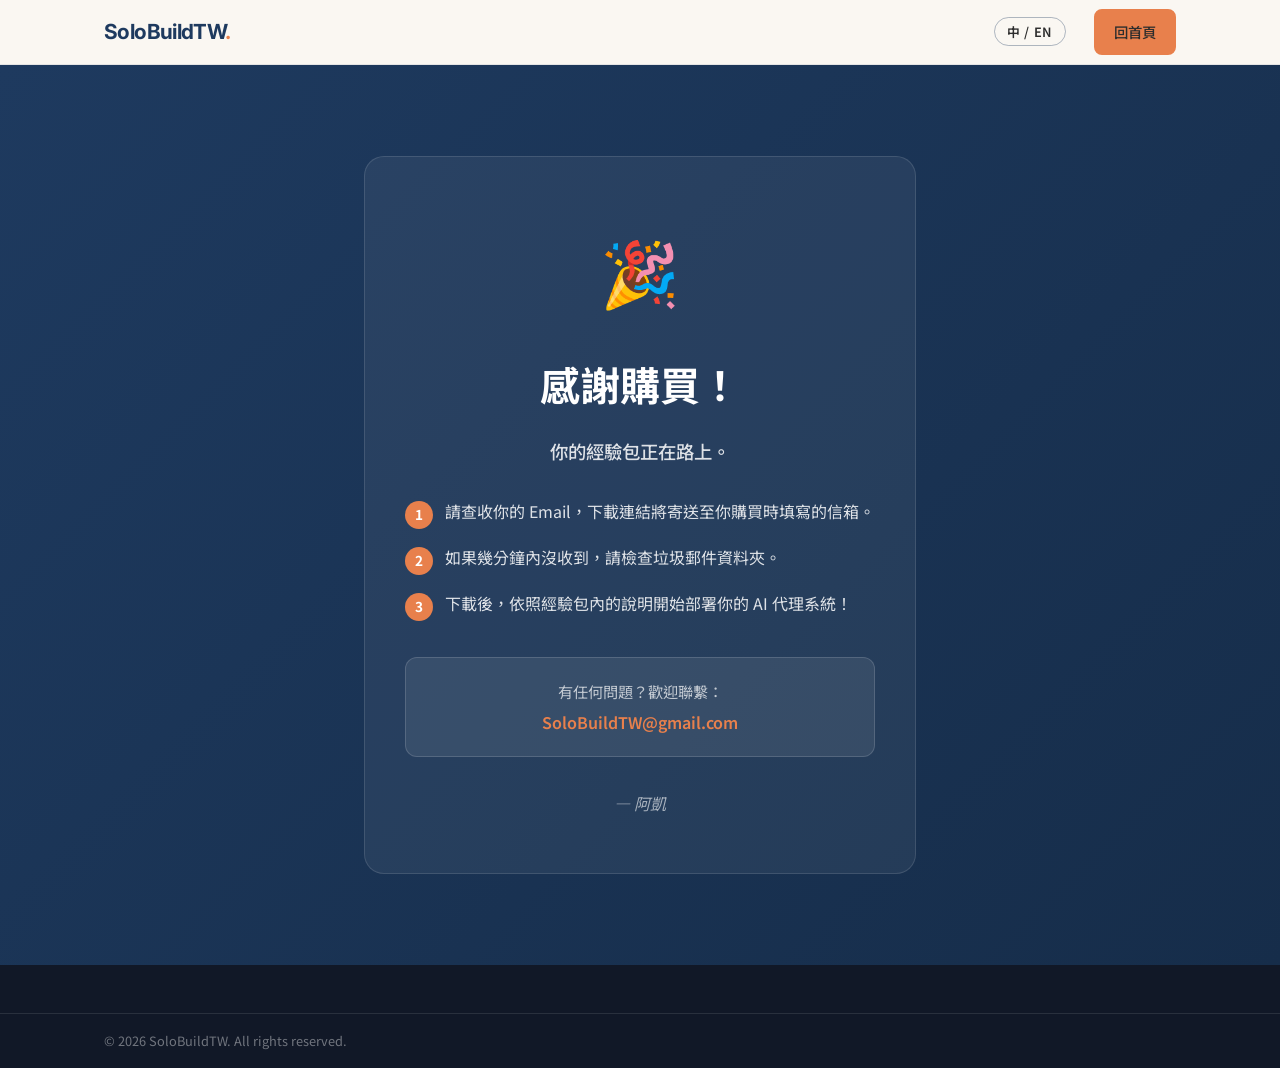
<file: thank-you.html>
<!DOCTYPE html>
<html lang="zh-Hant">
<head>
  <meta charset="UTF-8" />
  <meta name="viewport" content="width=device-width, initial-scale=1.0" />
  <title>感謝購買 — SoloBuildTW</title>
  <link rel="icon" href="data:image/svg+xml,<svg xmlns=%22http://www.w3.org/2000/svg%22 viewBox=%220 0 100 100%22><text y=%22.9em%22 font-size=%2290%22>🧠</text></svg>" />
  <link rel="preconnect" href="https://fonts.googleapis.com" />
  <link rel="preconnect" href="https://fonts.gstatic.com" crossorigin />
  <link href="https://fonts.googleapis.com/css2?family=Noto+Sans+TC:wght@300;400;500;700&family=Inter:wght@400;600;700&display=swap" rel="stylesheet" />
  <link rel="stylesheet" href="style.css" />
  <!-- Google tag (gtag.js) -->
  <script async src="https://www.googletagmanager.com/gtag/js?id=G-MFM38NPEGE"></script>
  <script>
    window.dataLayer = window.dataLayer || [];
    function gtag(){dataLayer.push(arguments);}
    gtag('js', new Date());
    gtag('config', 'G-MFM38NPEGE');

    const params = new URLSearchParams(window.location.search);
    const orderId = params.get('order_id') || params.get('checkout_id') || params.get('MerchantTradeNo') || ('order_' + Date.now());
    const product = params.get('product');

    const products = {
      'teaching': { name: '教學包', price: 499, currency: 'TWD' },
      'soul':    { name: '靈魂包', price: 649, currency: 'TWD' },
      'combo':   { name: '組合包', price: 999, currency: 'TWD' },
      'teaching_en': { name: 'Tutorial Pack', price: 19, currency: 'USD' },
      'soul_en':    { name: 'Soul Pack', price: 25, currency: 'USD' },
      'combo_en':   { name: 'Combo Pack', price: 37.50, currency: 'USD' }
    };

    const item = products[product] || { name: 'Unknown', price: 0, currency: 'TWD' };

    if (product) {
      gtag('event', 'purchase', {
        transaction_id: orderId,
        value: item.price,
        currency: item.currency,
        items: [{
          item_id: product,
          item_name: item.name,
          price: item.price,
          quantity: 1
        }]
      });
    }
  </script>
  <style>
    .thank-you-section {
      min-height: 100vh;
      display: flex;
      align-items: center;
      justify-content: center;
      background: linear-gradient(135deg, #1E3A5F 0%, #162d4a 100%);
      color: #fff;
      padding: 80px 0;
      text-align: center;
    }
    .thank-you-card {
      background: rgba(255,255,255,0.06);
      border: 1px solid rgba(255,255,255,0.12);
      border-radius: 20px;
      padding: 56px 40px;
      max-width: 600px;
      margin: 0 auto;
    }
    .thank-you-icon {
      font-size: 4rem;
      margin-bottom: 24px;
    }
    .thank-you-title {
      font-size: clamp(1.8rem, 4vw, 2.5rem);
      font-weight: 700;
      margin-bottom: 16px;
    }
    .thank-you-subtitle {
      font-size: 1.15rem;
      color: rgba(255,255,255,0.85);
      margin-bottom: 32px;
      font-weight: 500;
    }
    .thank-you-steps {
      text-align: left;
      list-style: none;
      display: flex;
      flex-direction: column;
      gap: 16px;
      margin-bottom: 36px;
    }
    .thank-you-steps li {
      display: flex;
      align-items: flex-start;
      gap: 12px;
      font-size: 1rem;
      color: rgba(255,255,255,0.85);
      line-height: 1.6;
    }
    .step-num {
      background: #E8804C;
      color: #fff;
      font-weight: 700;
      font-size: 0.85rem;
      min-width: 28px;
      height: 28px;
      border-radius: 50%;
      display: flex;
      align-items: center;
      justify-content: center;
      flex-shrink: 0;
      margin-top: 2px;
    }
    .thank-you-contact {
      background: rgba(255,255,255,0.08);
      border: 1px solid rgba(255,255,255,0.15);
      border-radius: 12px;
      padding: 20px 24px;
      margin-bottom: 32px;
    }
    .thank-you-contact p {
      font-size: 0.95rem;
      color: rgba(255,255,255,0.7);
      margin-bottom: 4px;
    }
    .thank-you-contact a {
      color: #E8804C;
      font-weight: 600;
      font-size: 1rem;
    }
    .thank-you-contact a:hover {
      text-decoration: underline;
    }
    .thank-you-sign {
      font-size: 1rem;
      color: rgba(255,255,255,0.6);
      font-style: italic;
    }
    @media (max-width: 700px) {
      .thank-you-card {
        padding: 40px 24px;
        margin: 0 16px;
      }
    }
  </style>
</head>
<body>

  <!-- ========== HEADER / NAV ========== -->
  <header class="site-header">
    <div class="container header-inner">
      <a href="index.html" class="brand-logo">SoloBuildTW</a>
      <nav class="header-nav">
        <button class="lang-toggle" data-lang="zh" aria-label="切換語言">中 / EN</button>
        <a href="index.html" class="btn btn-primary btn-sm" data-zh="回首頁" data-en="Home">回首頁</a>
      </nav>
      <button class="mobile-menu-toggle" aria-label="開啟選單">&#9776;</button>
    </div>
  </header>

  <!-- ========== THANK YOU ========== -->
  <section class="thank-you-section">
    <div class="container">
      <div class="thank-you-card">
        <div class="thank-you-icon">🎉</div>
        <h1 class="thank-you-title" data-zh="感謝購買！" data-en="Thank You for Your Purchase!">感謝購買！</h1>
        <p class="thank-you-subtitle" data-zh="你的經驗包正在路上。" data-en="Your experience pack is on its way.">你的經驗包正在路上。</p>

        <ul class="thank-you-steps">
          <li>
            <span class="step-num">1</span>
            <span data-zh="請查收你的 Email，下載連結將寄送至你購買時填寫的信箱。" data-en="Check your email — the download link will be sent to the address you provided during checkout.">請查收你的 Email，下載連結將寄送至你購買時填寫的信箱。</span>
          </li>
          <li>
            <span class="step-num">2</span>
            <span data-zh="如果幾分鐘內沒收到，請檢查垃圾郵件資料夾。" data-en="If you don't receive it within a few minutes, please check your spam folder.">如果幾分鐘內沒收到，請檢查垃圾郵件資料夾。</span>
          </li>
          <li>
            <span class="step-num">3</span>
            <span data-zh="下載後，依照經驗包內的說明開始部署你的 AI 代理系統！" data-en="After downloading, follow the instructions in the pack to deploy your AI agent system!">下載後，依照經驗包內的說明開始部署你的 AI 代理系統！</span>
          </li>
        </ul>

        <div class="thank-you-contact">
          <p data-zh="有任何問題？歡迎聯繫：" data-en="Any questions? Feel free to contact:">有任何問題？歡迎聯繫：</p>
          <a href="mailto:SoloBuildTW@gmail.com">SoloBuildTW@gmail.com</a>
        </div>

        <p class="thank-you-sign" data-zh="— 阿凱" data-en="— Kyle">— 阿凱</p>
      </div>
    </div>
  </section>

  <!-- ========== FOOTER ========== -->
  <footer class="site-footer">
    <div class="footer-bottom">
      <div class="container">
        <p>© 2026 SoloBuildTW. All rights reserved.</p>
      </div>
    </div>
  </footer>

  <script>
    document.addEventListener('DOMContentLoaded', () => {
      const langBtn = document.querySelector('.lang-toggle');
      let currentLang = localStorage.getItem('solobuild-lang') || 'zh';

      function setLang(lang) {
        currentLang = lang;
        localStorage.setItem('solobuild-lang', lang);
        document.querySelectorAll('[data-zh]').forEach(el => {
          const val = el.getAttribute('data-' + lang);
          if (val) el.textContent = val;
        });
        document.querySelectorAll('[data-zh-html]').forEach(el => {
          const val = el.getAttribute('data-' + lang + '-html');
          if (val) el.innerHTML = val;
        });
        if (langBtn) {
          langBtn.textContent = lang === 'zh' ? '中 / EN' : 'EN / 中';
          langBtn.classList.toggle('active-en', lang === 'en');
        }
      }

      if (langBtn) {
        langBtn.addEventListener('click', () => {
          setLang(currentLang === 'zh' ? 'en' : 'zh');
        });
      }

      if (currentLang === 'en') setLang('en');

      // Mobile nav toggle
      const mobileToggle = document.querySelector('.mobile-menu-toggle');
      const headerNav = document.querySelector('.header-nav');
      if (mobileToggle && headerNav) {
        mobileToggle.addEventListener('click', () => {
          const isOpen = headerNav.style.display === 'flex';
          headerNav.style.display = isOpen ? '' : 'flex';
          headerNav.style.flexDirection = 'column';
          headerNav.style.position = 'absolute';
          headerNav.style.top = '64px';
          headerNav.style.left = '0';
          headerNav.style.right = '0';
          headerNav.style.background = 'rgba(250,247,242,0.98)';
          headerNav.style.padding = '16px 24px 24px';
          headerNav.style.gap = '16px';
          headerNav.style.borderBottom = '1px solid rgba(30,58,95,0.1)';
          if (isOpen) headerNav.removeAttribute('style');
        });
      }
    });
  </script>
</body>
</html>
</file>
<file: style.css>
/* ============================================================
   SoloBuildTW Landing Page — Style Sheet
   Color System:
     Deep Indigo:  #1E3A5F  (primary brand)
     Warm Orange:  #E8804C  (accent / CTA)
     Teal:         #2BA89D  (soul pack accent)
     Cream:        #FAF7F2  (background)
     Dark Text:    #2D2D2D
     Muted:        #6B7280
   ============================================================ */

/* ---------- Reset & Base ---------- */
*, *::before, *::after {
  box-sizing: border-box;
  margin: 0;
  padding: 0;
}

html {
  scroll-behavior: smooth;
  font-size: 16px;
}

body {
  font-family: 'Noto Sans TC', 'Inter', system-ui, sans-serif;
  background: #FAF7F2;
  color: #2D2D2D;
  line-height: 1.75;
  -webkit-font-smoothing: antialiased;
}

img { max-width: 100%; display: block; }

a { color: inherit; text-decoration: none; }

/* ---------- Utilities ---------- */
.container {
  max-width: 1120px;
  margin: 0 auto;
  padding: 0 24px;
}

.hidden { display: none !important; }
.hide-desktop { display: none; }

.btn {
  display: inline-flex;
  align-items: center;
  justify-content: center;
  gap: 8px;
  border: 2px solid transparent;
  border-radius: 8px;
  font-family: inherit;
  font-weight: 700;
  cursor: pointer;
  transition: all 0.2s ease;
  text-align: center;
  white-space: nowrap;
}

.btn-sm  { padding: 8px 18px;  font-size: 0.875rem; }
.btn-lg  { padding: 14px 32px; font-size: 1.05rem;  }
.btn-full { width: 100%; display: flex; }

.btn-primary {
  background: #E8804C;
  color: #fff;
  border-color: #E8804C;
}
.btn-primary:hover { background: #d46e3c; border-color: #d46e3c; transform: translateY(-1px); box-shadow: 0 4px 12px rgba(232,128,76,0.4); }

.btn-outline {
  background: rgba(107, 114, 128, 0.12);
  color: #6B7280;
  border: 2px solid #9CA3AF;
  font-weight: 600;
}
.btn-outline:hover { background: #6B7280; color: #fff; border-color: #6B7280; }

.btn-combo {
  background: #1E3A5F;
  color: #fff;
  border-color: #1E3A5F;
}
.btn-combo:hover { background: #162d4a; transform: translateY(-1px); box-shadow: 0 4px 12px rgba(30,58,95,0.3); }

.btn-primary-light {
  background: #E8804C;
  color: #fff;
  border-color: #E8804C;
  padding: 14px 32px;
  font-size: 1.05rem;
  border-radius: 8px;
  font-weight: 700;
}
.btn-primary-light:hover { background: #d46e3c; transform: translateY(-1px); }

.btn-outline-light {
  background: transparent;
  color: #fff;
  border: 2px solid rgba(255,255,255,0.6);
  padding: 14px 28px;
  font-size: 1rem;
  border-radius: 8px;
  font-weight: 600;
}
.btn-outline-light:hover { background: rgba(255,255,255,0.15); border-color: #fff; }

/* Tags */
.tag {
  display: inline-block;
  padding: 2px 9px;
  border-radius: 4px;
  font-size: 0.75rem;
  font-weight: 700;
  letter-spacing: 0.05em;
}
.tag-tutorial { background: #fff3e8; color: #E8804C; border: 1px solid #E8804C; }
.tag-soul     { background: #e6f7f6; color: #2BA89D; border: 1px solid #2BA89D; }
.tag-combo    { background: #eef2f7; color: #1E3A5F; border: 1px solid #1E3A5F; }

/* Section headings */
.section-header { text-align: center; margin-bottom: 48px; }
.section-title {
  font-size: clamp(1.6rem, 3vw, 2.2rem);
  font-weight: 700;
  color: #1E3A5F;
  margin-bottom: 12px;
}
.section-desc { color: #6B7280; max-width: 560px; margin: 0 auto; font-size: 1.05rem; }

/* ---------- Header ---------- */
.site-header {
  position: sticky;
  top: 0;
  z-index: 100;
  background: rgba(250,247,242,0.95);
  backdrop-filter: blur(8px);
  border-bottom: 1px solid rgba(30,58,95,0.1);
}
.header-inner {
  display: flex;
  align-items: center;
  justify-content: space-between;
  height: 64px;
}
.brand-logo {
  font-family: 'Inter', sans-serif;
  font-size: 1.3rem;
  font-weight: 700;
  color: #1E3A5F;
  letter-spacing: -0.03em;
}
.brand-logo::after { content: '.'; color: #E8804C; }

.header-nav { display: flex; align-items: center; gap: 28px; }
.header-nav a { color: #2D2D2D; font-size: 0.9rem; font-weight: 500; }
.header-nav a:not(.btn):hover { color: #E8804C; }

.mobile-menu-toggle { display: none; background: none; border: none; font-size: 1.4rem; cursor: pointer; color: #1E3A5F; }

/* Language toggle button */
.lang-toggle {
  background: transparent;
  border: 1px solid rgba(30,58,95,0.35);
  color: #2D2D2D;
  padding: 4px 12px;
  border-radius: 16px;
  font-size: 0.8rem;
  font-weight: 600;
  cursor: pointer;
  transition: all 0.2s;
  letter-spacing: 0.05em;
  font-family: inherit;
}
.lang-toggle:hover {
  background: rgba(30,58,95,0.08);
  border-color: #1E3A5F;
}
.lang-toggle.active-en {
  background: #E8804C;
  border-color: #E8804C;
  color: #fff;
}

/* ---------- Hero ---------- */
.hero {
  background: linear-gradient(135deg, #1E3A5F 0%, #162d4a 100%);
  color: #fff;
  padding: 96px 0 80px;
  text-align: center;
  position: relative;
  overflow: hidden;
}
.hero::before {
  content: '';
  position: absolute;
  top: -40%;
  right: -20%;
  width: 600px;
  height: 600px;
  border-radius: 50%;
  background: radial-gradient(circle, rgba(232,128,76,0.12) 0%, transparent 70%);
  pointer-events: none;
}

.hero-badge {
  display: inline-block;
  background: rgba(232,128,76,0.2);
  color: #E8804C;
  border: 1px solid rgba(232,128,76,0.4);
  border-radius: 999px;
  padding: 6px 18px;
  font-size: 0.8rem;
  font-weight: 600;
  letter-spacing: 0.08em;
  margin-bottom: 24px;
  text-transform: uppercase;
}

.hero-title {
  font-size: clamp(2rem, 5vw, 3.2rem);
  font-weight: 700;
  line-height: 1.3;
  margin-bottom: 16px;
}
.hero-title .accent { color: #E8804C; }

.hero-subtitle {
  font-size: clamp(1.1rem, 2.5vw, 1.4rem);
  color: rgba(255,255,255,0.85);
  margin-bottom: 20px;
  font-weight: 500;
}

.hero-tagline {
  font-size: 1.05rem;
  color: rgba(255,255,255,0.6);
  margin-bottom: 40px;
  font-style: italic;
}

.hero-cta-group {
  display: flex;
  gap: 16px;
  justify-content: center;
  flex-wrap: wrap;
  margin-bottom: 56px;
}

.hero-social-proof {
  display: flex;
  align-items: center;
  justify-content: center;
  gap: 0;
  flex-wrap: nowrap;
  background: rgba(255,255,255,0.06);
  border: 1px solid rgba(255,255,255,0.12);
  border-radius: 12px;
  padding: 20px 16px;
  max-width: 820px;
  margin: 0 auto;
  width: 100%;
  box-sizing: border-box;
}

.stat-item {
  display: flex;
  flex-direction: column;
  align-items: center;
  padding: 0 16px;
  flex: 1;
  min-width: 0;
}
.stat-num {
  font-size: 1.8rem;
  font-weight: 700;
  color: #E8804C;
  line-height: 1.2;
}
.stat-label {
  font-size: 0.75rem;
  color: rgba(255,255,255,0.6);
  text-align: center;
  white-space: nowrap;
}
.stat-divider {
  width: 1px;
  height: 40px;
  background: rgba(255,255,255,0.15);
}

/* ---------- Pain Points ---------- */
.pain-points {
  background: #fff;
  padding: 72px 0;
}
.pain-points .section-title { text-align: center; margin-bottom: 40px; }
.pain-grid {
  display: grid;
  grid-template-columns: repeat(auto-fit, minmax(220px, 1fr));
  gap: 20px;
}
.pain-card {
  background: #FFF3E8;
  border-left: 4px solid #E8804C;
  border-radius: 8px;
  padding: 24px;
  display: flex;
  gap: 16px;
  align-items: flex-start;
}
.pain-icon { font-size: 1.5rem; flex-shrink: 0; }
.pain-card p { font-size: 0.95rem; color: #2D2D2D; }

/* ---------- Features ---------- */
.features { padding: 80px 0; }

.features-tabs { margin-top: 8px; }

.tab-nav {
  display: flex;
  gap: 12px;
  margin-bottom: 32px;
  border-bottom: 2px solid #EDF2F7;
  padding-bottom: 0;
}

.tab-btn {
  background: none;
  border: none;
  border-bottom: 3px solid transparent;
  margin-bottom: -2px;
  padding: 10px 20px;
  font-family: inherit;
  font-size: 0.95rem;
  font-weight: 600;
  color: #6B7280;
  cursor: pointer;
  display: flex;
  align-items: center;
  gap: 8px;
  transition: color 0.15s;
}
.tab-btn.active { color: #1E3A5F; border-bottom-color: #1E3A5F; }
.tab-btn:hover { color: #1E3A5F; }

.tab-content { display: none; }
.tab-content.active { display: block; }

.features-grid {
  display: grid;
  grid-template-columns: repeat(auto-fit, minmax(300px, 1fr));
  gap: 20px;
}

.feature-card {
  background: #fff;
  border: 1px solid #e8edf2;
  border-radius: 12px;
  padding: 28px;
  transition: box-shadow 0.2s, transform 0.2s;
}
.feature-card:hover { box-shadow: 0 8px 24px rgba(30,58,95,0.08); transform: translateY(-2px); }
.feature-card.soul { border-top: 3px solid #2BA89D; }
.feature-card:not(.soul) { border-top: 3px solid #E8804C; }

.feature-num {
  font-size: 0.75rem;
  font-weight: 700;
  letter-spacing: 0.1em;
  text-transform: uppercase;
  color: #6B7280;
  margin-bottom: 8px;
}
.feature-card h3 {
  font-size: 1.05rem;
  font-weight: 700;
  color: #1E3A5F;
  margin-bottom: 8px;
}
.feature-card p { font-size: 0.9rem; color: #6B7280; }

/* ---------- Story ---------- */
.story {
  background: #1E3A5F;
  color: #fff;
  padding: 80px 0;
}
.story-inner {
  display: grid;
  grid-template-columns: 1fr 1fr;
  gap: 64px;
  align-items: center;
}
.story .section-title { color: #fff; margin-bottom: 20px; }
.story-content p { color: rgba(255,255,255,0.8); margin-bottom: 16px; }

.story-quote {
  border-left: 4px solid #E8804C;
  padding: 16px 20px;
  margin-top: 24px;
  background: rgba(232,128,76,0.1);
  border-radius: 0 8px 8px 0;
  font-style: italic;
  color: rgba(255,255,255,0.9);
}

/* Architecture diagram */
.arch-diagram {
  background: rgba(255,255,255,0.06);
  border: 1px solid rgba(255,255,255,0.12);
  border-radius: 16px;
  padding: 32px;
  text-align: center;
}
.arch-title {
  font-size: 0.85rem;
  font-weight: 600;
  color: rgba(255,255,255,0.5);
  letter-spacing: 0.08em;
  text-transform: uppercase;
  margin-bottom: 24px;
}
.arch-nodes { display: flex; flex-direction: column; align-items: center; gap: 20px; }

.arch-node {
  background: rgba(255,255,255,0.1);
  border: 1px solid rgba(255,255,255,0.2);
  border-radius: 8px;
  padding: 10px 18px;
  font-size: 0.85rem;
  font-weight: 600;
  white-space: nowrap;
}
.arch-node.center {
  background: #E8804C;
  border-color: #E8804C;
  font-size: 1rem;
  padding: 12px 24px;
}

.arch-ring {
  display: flex;
  flex-wrap: wrap;
  gap: 8px;
  justify-content: center;
}
.arch-node.small { padding: 8px 14px; font-size: 0.8rem; }

/* ---------- Pricing ---------- */
.pricing { padding: 80px 0; background: #f4f0eb; }

.platform-toggle {
  display: flex;
  gap: 4px;
  justify-content: center;
  margin-top: 24px;
  background: #e8e4de;
  border-radius: 10px;
  padding: 4px;
  width: fit-content;
  margin-left: auto;
  margin-right: auto;
}
.platform-btn {
  background: none;
  border: none;
  padding: 8px 20px;
  border-radius: 8px;
  font-family: inherit;
  font-size: 0.9rem;
  font-weight: 600;
  cursor: pointer;
  color: #6B7280;
  transition: all 0.15s;
}
.platform-btn.active { background: #fff; color: #1E3A5F; box-shadow: 0 2px 6px rgba(0,0,0,0.08); }

.pricing-grid {
  display: grid;
  grid-template-columns: repeat(3, 1fr);
  gap: 24px;
  align-items: stretch;
  margin-bottom: 40px;
}

.pricing-card {
  background: #FFFFFF;
  border: 1px solid #e8edf2;
  border-radius: 16px;
  padding: 32px 28px;
  position: relative;
  transition: all 0.3s ease;
  box-shadow: 0 4px 24px rgba(0,0,0,0.06);
  display: flex;
  flex-direction: column;
}
.pricing-card .pricing-features { flex: 1; }
.pricing-card .btn-full { margin-top: auto; }
.pricing-card:hover {
  transform: translateY(-4px);
  box-shadow: 0 8px 32px rgba(0,0,0,0.1);
}

.pricing-card.featured {
  border-color: #2BA89D;
  border-width: 2px;
  box-shadow: 0 8px 24px rgba(43,168,157,0.12);
}
.pricing-card.combo {
  border-color: #E8804C;
  border-width: 2px;
  box-shadow: 0 8px 24px rgba(232,128,76,0.15);
}

.featured-badge {
  position: absolute;
  top: -14px;
  left: 50%;
  transform: translateX(-50%);
  background: #2BA89D;
  color: #fff;
  font-size: 0.75rem;
  font-weight: 700;
  padding: 4px 14px;
  border-radius: 999px;
  white-space: nowrap;
}
.featured-badge.combo-badge {
  background: #E8804C;
}

.pricing-tag {
  display: inline-block;
  padding: 6px 18px;
  border-radius: 20px;
  font-size: 0.95rem;
  font-weight: 700;
  letter-spacing: 0.08em;
  margin-bottom: 16px;
}
.pricing-card .tag-tutorial {
  background: linear-gradient(135deg, #fff3e8, #ffe8d4);
  color: #c0622e;
  border: none;
  box-shadow: 0 2px 8px rgba(232,128,76,0.15);
}
.pricing-card .tag-soul {
  background: linear-gradient(135deg, #e6f7f6, #d0f0ed);
  color: #1f8a7d;
  border: none;
  box-shadow: 0 2px 8px rgba(43,168,157,0.15);
}
.pricing-card .tag-combo {
  background: linear-gradient(135deg, #eef2f7, #dce4ef);
  color: #1E3A5F;
  border: none;
  box-shadow: 0 2px 8px rgba(30,58,95,0.12);
}

.pricing-name {
  font-size: 1.1rem;
  font-weight: 700;
  color: #6B7280;
  margin-bottom: 8px;
  letter-spacing: 0.03em;
}
.pricing-desc {
  font-size: 0.9rem;
  color: #4B5563;
  margin-bottom: 20px;
  line-height: 1.5;
}

.pricing-price {
  font-size: 2.5rem;
  font-weight: 300;
  color: #1E3A5F;
  margin-bottom: 4px;
}
.pricing-price strong { font-size: 2.5rem; font-weight: 700; }

.pricing-original {
  font-size: 0.8rem;
  color: #6B7280;
  margin-bottom: 24px;
}
.savings { color: #E8804C; }

.pricing-features {
  list-style: none;
  margin-bottom: 28px;
  display: flex;
  flex-direction: column;
  gap: 10px;
}
.pricing-features li {
  font-size: 0.9rem;
  padding-left: 20px;
  position: relative;
  color: #2D2D2D;
}
.pricing-features li::before {
  content: '✓';
  position: absolute;
  left: 0;
  color: #2BA89D;
  font-weight: 700;
}
.pricing-features li.no-check { padding-left: 0; }
.pricing-features li.no-check::before { display: none; }

/* Compare table */
.compare-wrap { text-align: center; }
.compare-toggle {
  background: none;
  border: 1px solid #cdd5de;
  border-radius: 8px;
  padding: 10px 24px;
  font-family: inherit;
  font-size: 0.9rem;
  color: #1E3A5F;
  cursor: pointer;
  font-weight: 600;
  margin-bottom: 20px;
}
.compare-toggle:hover { background: #EDF2F7; }

.compare-table {
  width: 100%;
  border-collapse: collapse;
  background: #fff;
  border-radius: 12px;
  overflow: hidden;
  border: 1px solid #e8edf2;
  font-size: 0.9rem;
}
.compare-table th, .compare-table td {
  padding: 12px 16px;
  text-align: center;
  border-bottom: 1px solid #e8edf2;
}
.compare-table th:first-child, .compare-table td:first-child { text-align: left; }
.compare-table thead { background: #1E3A5F; color: #fff; }
.compare-table thead th { border-bottom: none; }
.compare-table tr:last-child td { border-bottom: none; }
.compare-table .tr-price td { background: #f4f0eb; font-weight: 700; color: #1E3A5F; }
.compare-table tr:hover td { background: #faf7f2; }

/* ---------- FAQ ---------- */
.faq { padding: 80px 0; background: #fff; }
.faq .section-title { text-align: center; margin-bottom: 40px; }

.faq-list { max-width: 720px; margin: 0 auto; display: flex; flex-direction: column; gap: 12px; }

.faq-item {
  border: 1px solid #e8edf2;
  border-radius: 10px;
  overflow: hidden;
  background: #fff;
}
.faq-item summary {
  padding: 18px 24px;
  font-weight: 600;
  font-size: 0.95rem;
  color: #1E3A5F;
  cursor: pointer;
  list-style: none;
  display: flex;
  justify-content: space-between;
  align-items: center;
  user-select: none;
}
.faq-item summary::-webkit-details-marker { display: none; }
.faq-item summary::after { content: '+'; font-size: 1.2rem; color: #E8804C; font-weight: 400; }
.faq-item[open] summary::after { content: '−'; }
.faq-item[open] summary { border-bottom: 1px solid #e8edf2; }
.faq-item p, .faq-item code {
  padding: 16px 24px;
  font-size: 0.9rem;
  color: #6B7280;
  display: block;
}
.faq-item p { padding-top: 14px; padding-bottom: 14px; }

code {
  background: #EDF2F7;
  padding: 2px 6px;
  border-radius: 4px;
  font-family: 'JetBrains Mono', 'Courier New', monospace;
  font-size: 0.85em;
  color: #1E3A5F;
}

/* ---------- Final CTA ---------- */
.final-cta {
  background: linear-gradient(135deg, #1E3A5F 0%, #162d4a 100%);
  color: #fff;
  padding: 80px 0;
  text-align: center;
}
.final-cta-inner h2 {
  font-size: clamp(1.6rem, 3vw, 2.2rem);
  font-weight: 700;
  margin-bottom: 12px;
}
.final-cta-inner p {
  color: rgba(255,255,255,0.7);
  margin-bottom: 36px;
  font-size: 1.05rem;
}
.final-cta-buttons {
  display: flex;
  gap: 16px;
  justify-content: center;
  flex-wrap: wrap;
}

/* ---------- Footer ---------- */
.site-footer {
  background: #111827;
  color: rgba(255,255,255,0.7);
  padding: 48px 0 0;
}
.footer-inner {
  display: flex;
  justify-content: space-between;
  align-items: flex-start;
  gap: 32px;
  padding-bottom: 48px;
}
.footer-brand .brand-logo { color: #fff; font-size: 1.1rem; margin-bottom: 8px; display: block; }
.footer-brand p { font-size: 0.85rem; max-width: 260px; white-space: nowrap; }

.footer-links { display: flex; gap: 24px; }
.footer-links a { font-size: 0.9rem; }
.footer-links a:hover { color: #E8804C; }

.footer-bottom {
  border-top: 1px solid rgba(255,255,255,0.1);
  padding: 16px 0;
}
.footer-bottom p { font-size: 0.8rem; color: rgba(255,255,255,0.4); }

/* ---------- Promo Banner ---------- */
.promo-banner {
  display: inline-flex;
  align-items: center;
  gap: 8px;
  background: linear-gradient(135deg, #FFF3E8, #FFE8D4);
  border: 2px solid #E8804C;
  border-radius: 24px;
  padding: 8px 20px;
  margin: 16px auto;
  animation: promo-pulse 2s ease-in-out infinite;
}
.promo-icon { font-size: 1.2rem; }
.promo-text { font-size: 0.95rem; color: #c0622e; font-weight: 500; }

@keyframes promo-pulse {
  0%, 100% { transform: scale(1); }
  50% { transform: scale(1.02); }
}

/* ---------- Early-bird price display ---------- */
.price-original-strike {
  text-decoration: line-through;
  color: #9CA3AF;
  font-size: 0.9rem;
  font-weight: 400;
  margin-right: 6px;
}

/* ---------- Discount badge ---------- */
.discount-badge {
  position: absolute;
  top: 12px;
  right: 12px;
  background: linear-gradient(135deg, #E53E3E, #C53030);
  color: #fff;
  font-size: 1rem;
  font-weight: 700;
  padding: 6px 14px;
  border-radius: 10px;
  box-shadow: 0 2px 8px rgba(229,62,62,0.3);
  letter-spacing: 0.03em;
}

/* ============================================================
   Fade-in animation
   ============================================================ */
.fade-in {
  opacity: 0;
  transform: translateY(16px);
  transition: opacity 0.5s ease, transform 0.5s ease;
}
.fade-in.visible {
  opacity: 1;
  transform: translateY(0);
}

/* ============================================================
   Responsive
   ============================================================ */
@media (max-width: 900px) {
  .pricing-grid { grid-template-columns: 1fr; max-width: 480px; margin: 0 auto 40px; }
  .story-inner { grid-template-columns: 1fr; gap: 40px; }
  .story-visual { display: none; }
}

@media (max-width: 700px) {
  .header-nav { display: none; }
  .mobile-menu-toggle { display: block; }
  .hero { padding: 72px 0 60px; }
  .hero-cta-group { flex-direction: column; align-items: center; }
  .hero-social-proof { gap: 0; padding: 16px 8px; flex-wrap: wrap; }
  .stat-item { padding: 8px 12px; flex: 0 0 calc(50% - 1px); min-width: 0; }
  .stat-label { white-space: normal; }
  .stat-divider { display: none; }
  .pain-grid { grid-template-columns: 1fr; }
  .features-grid { grid-template-columns: 1fr; }
  .footer-inner { flex-direction: column; }
  .hide-desktop { display: inline; }
  .final-cta-buttons { flex-direction: column; align-items: center; }
}
</file>
